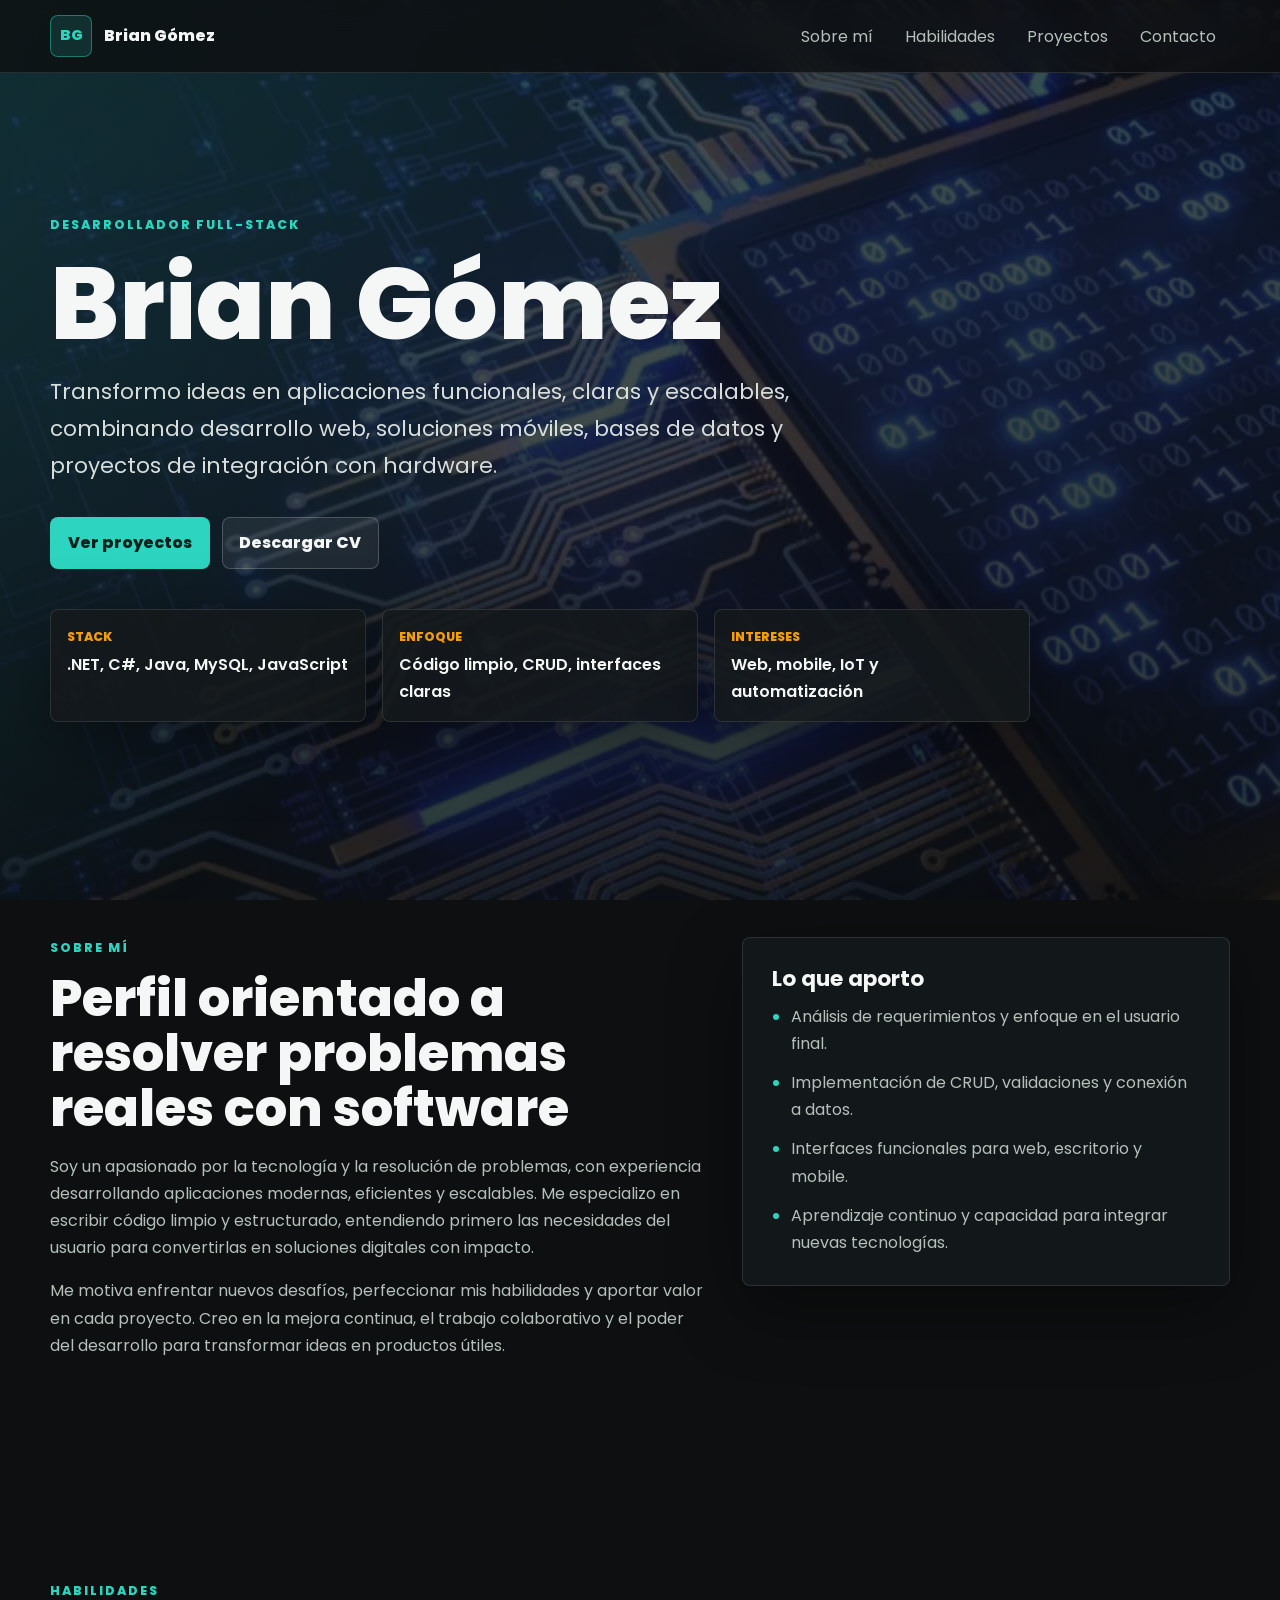
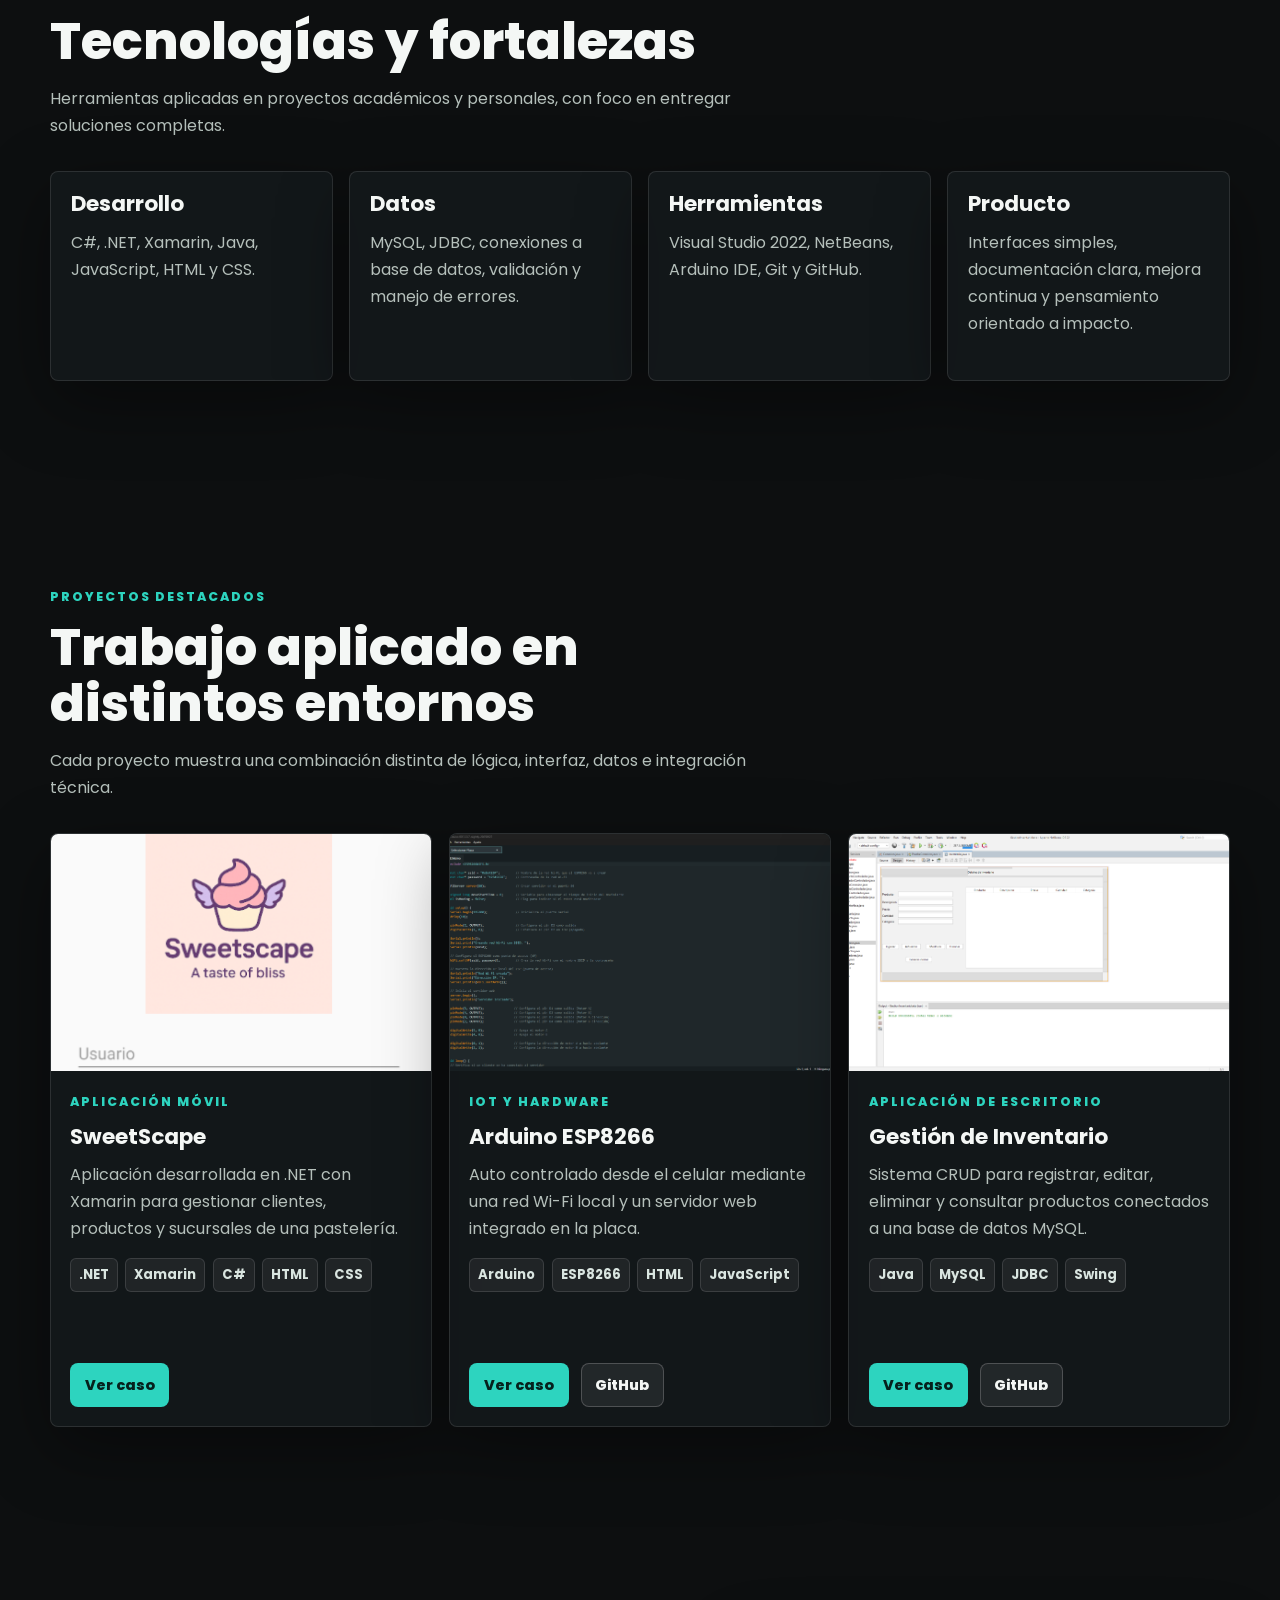
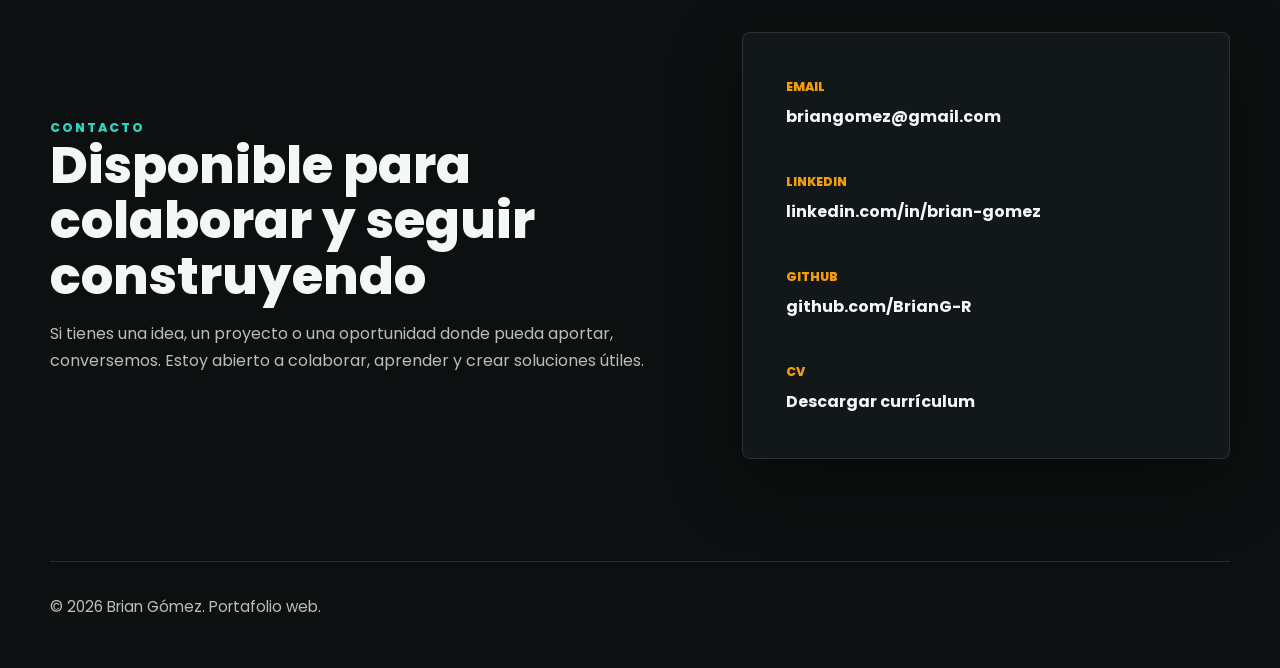
<file: index.html>
<!DOCTYPE html>
<html lang="es">
<head>
  <meta charset="UTF-8" />
  <meta name="viewport" content="width=device-width, initial-scale=1.0" />
  <meta name="description" content="Portafolio de Brian Gomez, desarrollador full-stack con proyectos en .NET, Xamarin, Java, MySQL, Arduino e IoT." />
  <title>Brian G&oacute;mez | Desarrollador Full-Stack</title>
  <link rel="preconnect" href="https://fonts.googleapis.com" />
  <link rel="preconnect" href="https://fonts.gstatic.com" crossorigin />
  <link href="https://fonts.googleapis.com/css2?family=Poppins:wght@400;500;600;700;800&display=swap" rel="stylesheet" />
  <link rel="stylesheet" href="css/style.css" />
</head>
<body>
  <a class="skip-link" href="#contenido">Saltar al contenido</a>

  <header class="site-header">
    <nav class="nav" aria-label="Navegaci&oacute;n principal">
      <a class="brand" href="index.html" aria-label="Inicio del portafolio de Brian Gomez">
        <span class="brand-mark">BG</span>
        <span>Brian G&oacute;mez</span>
      </a>

      <button class="nav-toggle" type="button" aria-expanded="false" aria-controls="navMenu">
        <span class="sr-only">Abrir men&uacute;</span>
        <span></span>
        <span></span>
        <span></span>
      </button>

      <ul class="nav-menu" id="navMenu">
        <li><a href="#sobre-mi">Sobre m&iacute;</a></li>
        <li><a href="#habilidades">Habilidades</a></li>
        <li><a href="#proyectos">Proyectos</a></li>
        <li><a href="#contacto">Contacto</a></li>
      </ul>
    </nav>
  </header>

  <main id="contenido">
    <section class="hero" aria-labelledby="hero-title">
      <div class="hero-content reveal">
        <p class="eyebrow">Desarrollador Full-Stack</p>
        <h1 id="hero-title">Brian G&oacute;mez</h1>
        <p class="hero-lead">
          Transformo ideas en aplicaciones funcionales, claras y escalables, combinando desarrollo web,
          soluciones m&oacute;viles, bases de datos y proyectos de integraci&oacute;n con hardware.
        </p>

        <div class="hero-actions" aria-label="Acciones principales">
          <a class="btn" href="#proyectos">Ver proyectos</a>
          <a class="btn btn-outline" href="assets/BrianGomez_CV.pdf" download="Curriculum_BrianGomez.pdf">Descargar CV</a>
        </div>

        <dl class="hero-meta" aria-label="Resumen profesional">
          <div>
            <dt>Stack</dt>
            <dd>.NET, C#, Java, MySQL, JavaScript</dd>
          </div>
          <div>
            <dt>Enfoque</dt>
            <dd>C&oacute;digo limpio, CRUD, interfaces claras</dd>
          </div>
          <div>
            <dt>Intereses</dt>
            <dd>Web, mobile, IoT y automatizaci&oacute;n</dd>
          </div>
        </dl>
      </div>
    </section>

    <section class="section intro-grid" id="sobre-mi" aria-labelledby="about-title">
      <div class="section-copy reveal">
        <p class="eyebrow">Sobre m&iacute;</p>
        <h2 id="about-title">Perfil orientado a resolver problemas reales con software</h2>
        <p>
          Soy un apasionado por la tecnolog&iacute;a y la resoluci&oacute;n de problemas, con experiencia
          desarrollando aplicaciones modernas, eficientes y escalables. Me especializo en escribir
          c&oacute;digo limpio y estructurado, entendiendo primero las necesidades del usuario para
          convertirlas en soluciones digitales con impacto.
        </p>
        <p>
          Me motiva enfrentar nuevos desaf&iacute;os, perfeccionar mis habilidades y aportar valor en
          cada proyecto. Creo en la mejora continua, el trabajo colaborativo y el poder del desarrollo
          para transformar ideas en productos &uacute;tiles.
        </p>
      </div>

      <aside class="profile-panel reveal" aria-label="Resumen de enfoque profesional">
        <h3>Lo que aporto</h3>
        <ul class="check-list">
          <li>An&aacute;lisis de requerimientos y enfoque en el usuario final.</li>
          <li>Implementaci&oacute;n de CRUD, validaciones y conexi&oacute;n a datos.</li>
          <li>Interfaces funcionales para web, escritorio y mobile.</li>
          <li>Aprendizaje continuo y capacidad para integrar nuevas tecnolog&iacute;as.</li>
        </ul>
      </aside>
    </section>

    <section class="section" id="habilidades" aria-labelledby="skills-title">
      <div class="section-heading reveal">
        <p class="eyebrow">Habilidades</p>
        <h2 id="skills-title">Tecnolog&iacute;as y fortalezas</h2>
        <p>Herramientas aplicadas en proyectos acad&eacute;micos y personales, con foco en entregar soluciones completas.</p>
      </div>

      <div class="skills-grid">
        <article class="skill-card reveal">
          <h3>Desarrollo</h3>
          <p>C#, .NET, Xamarin, Java, JavaScript, HTML y CSS.</p>
        </article>
        <article class="skill-card reveal">
          <h3>Datos</h3>
          <p>MySQL, JDBC, conexiones a base de datos, validaci&oacute;n y manejo de errores.</p>
        </article>
        <article class="skill-card reveal">
          <h3>Herramientas</h3>
          <p>Visual Studio 2022, NetBeans, Arduino IDE, Git y GitHub.</p>
        </article>
        <article class="skill-card reveal">
          <h3>Producto</h3>
          <p>Interfaces simples, documentaci&oacute;n clara, mejora continua y pensamiento orientado a impacto.</p>
        </article>
      </div>
    </section>

    <section class="section" id="proyectos" aria-labelledby="projects-title">
      <div class="section-heading reveal">
        <p class="eyebrow">Proyectos destacados</p>
        <h2 id="projects-title">Trabajo aplicado en distintos entornos</h2>
        <p>Cada proyecto muestra una combinaci&oacute;n distinta de l&oacute;gica, interfaz, datos e integraci&oacute;n t&eacute;cnica.</p>
      </div>

      <div class="projects-grid">
        <article class="project-card reveal">
          <a class="project-media" href="Proyecto1.html" aria-label="Ver detalles de SweetScape">
            <img src="assets/SweetScape.png" alt="Pantalla principal del proyecto SweetScape" loading="lazy" />
          </a>
          <div class="project-content">
            <p class="project-type">Aplicaci&oacute;n m&oacute;vil</p>
            <h3>SweetScape</h3>
            <p>Aplicaci&oacute;n desarrollada en .NET con Xamarin para gestionar clientes, productos y sucursales de una pasteler&iacute;a.</p>
            <ul class="tech-list" aria-label="Tecnolog&iacute;as usadas en SweetScape">
              <li>.NET</li>
              <li>Xamarin</li>
              <li>C#</li>
              <li>HTML</li>
              <li>CSS</li>
            </ul>
            <div class="card-actions">
              <a class="btn btn-small" href="Proyecto1.html">Ver caso</a>
            </div>
          </div>
        </article>

        <article class="project-card reveal">
          <a class="project-media" href="proyecto2.html" aria-label="Ver detalles del proyecto Arduino ESP8266">
            <img src="assets/Arduino.png" alt="Auto rob&oacute;tico del proyecto Arduino ESP8266" loading="lazy" />
          </a>
          <div class="project-content">
            <p class="project-type">IoT y hardware</p>
            <h3>Arduino ESP8266</h3>
            <p>Auto controlado desde el celular mediante una red Wi-Fi local y un servidor web integrado en la placa.</p>
            <ul class="tech-list" aria-label="Tecnolog&iacute;as usadas en Arduino ESP8266">
              <li>Arduino</li>
              <li>ESP8266</li>
              <li>HTML</li>
              <li>JavaScript</li>
            </ul>
            <div class="card-actions">
              <a class="btn btn-small" href="proyecto2.html">Ver caso</a>
              <a class="btn btn-small btn-outline" href="https://github.com/BrianG-R/Arduino-ESP8266.git" target="_blank" rel="noopener noreferrer">GitHub</a>
            </div>
          </div>
        </article>

        <article class="project-card reveal">
          <a class="project-media" href="proyecto3.html" aria-label="Ver detalles de Gesti&oacute;n de Inventario">
            <img src="assets/GestionInventario.png" alt="Interfaz del sistema de gesti&oacute;n de inventario" loading="lazy" />
          </a>
          <div class="project-content">
            <p class="project-type">Aplicaci&oacute;n de escritorio</p>
            <h3>Gesti&oacute;n de Inventario</h3>
            <p>Sistema CRUD para registrar, editar, eliminar y consultar productos conectados a una base de datos MySQL.</p>
            <ul class="tech-list" aria-label="Tecnolog&iacute;as usadas en Gesti&oacute;n de Inventario">
              <li>Java</li>
              <li>MySQL</li>
              <li>JDBC</li>
              <li>Swing</li>
            </ul>
            <div class="card-actions">
              <a class="btn btn-small" href="proyecto3.html">Ver caso</a>
              <a class="btn btn-small btn-outline" href="https://github.com/BrianG-R/GestionInventarioBeta.git" target="_blank" rel="noopener noreferrer">GitHub</a>
            </div>
          </div>
        </article>
      </div>
    </section>

    <section class="section cta-section" id="contacto" aria-labelledby="contact-title">
      <div class="cta-copy reveal">
        <p class="eyebrow">Contacto</p>
        <h2 id="contact-title">Disponible para colaborar y seguir construyendo</h2>
        <p>
          Si tienes una idea, un proyecto o una oportunidad donde pueda aportar, conversemos.
          Estoy abierto a colaborar, aprender y crear soluciones &uacute;tiles.
        </p>
      </div>

      <div class="contact-panel reveal">
        <a href="mailto:briangomez@gmail.com">
          <span>Email</span>
          <strong>briangomez@gmail.com</strong>
        </a>
        <a href="https://www.linkedin.com/in/brian-g%C3%B3mez-39b428361" target="_blank" rel="noopener noreferrer">
          <span>LinkedIn</span>
          <strong>linkedin.com/in/brian-gomez</strong>
        </a>
        <a href="https://github.com/BrianG-R" target="_blank" rel="noopener noreferrer">
          <span>GitHub</span>
          <strong>github.com/BrianG-R</strong>
        </a>
        <a href="assets/BrianGomez_CV.pdf" download="Curriculum_BrianGomez.pdf">
          <span>CV</span>
          <strong>Descargar curr&iacute;culum</strong>
        </a>
      </div>
    </section>
  </main>

  <footer class="site-footer">
    <p>&copy; 2026 Brian G&oacute;mez. Portafolio web.</p>
  </footer>

  <script src="css/main.js"></script>
</body>
</html>
</file>
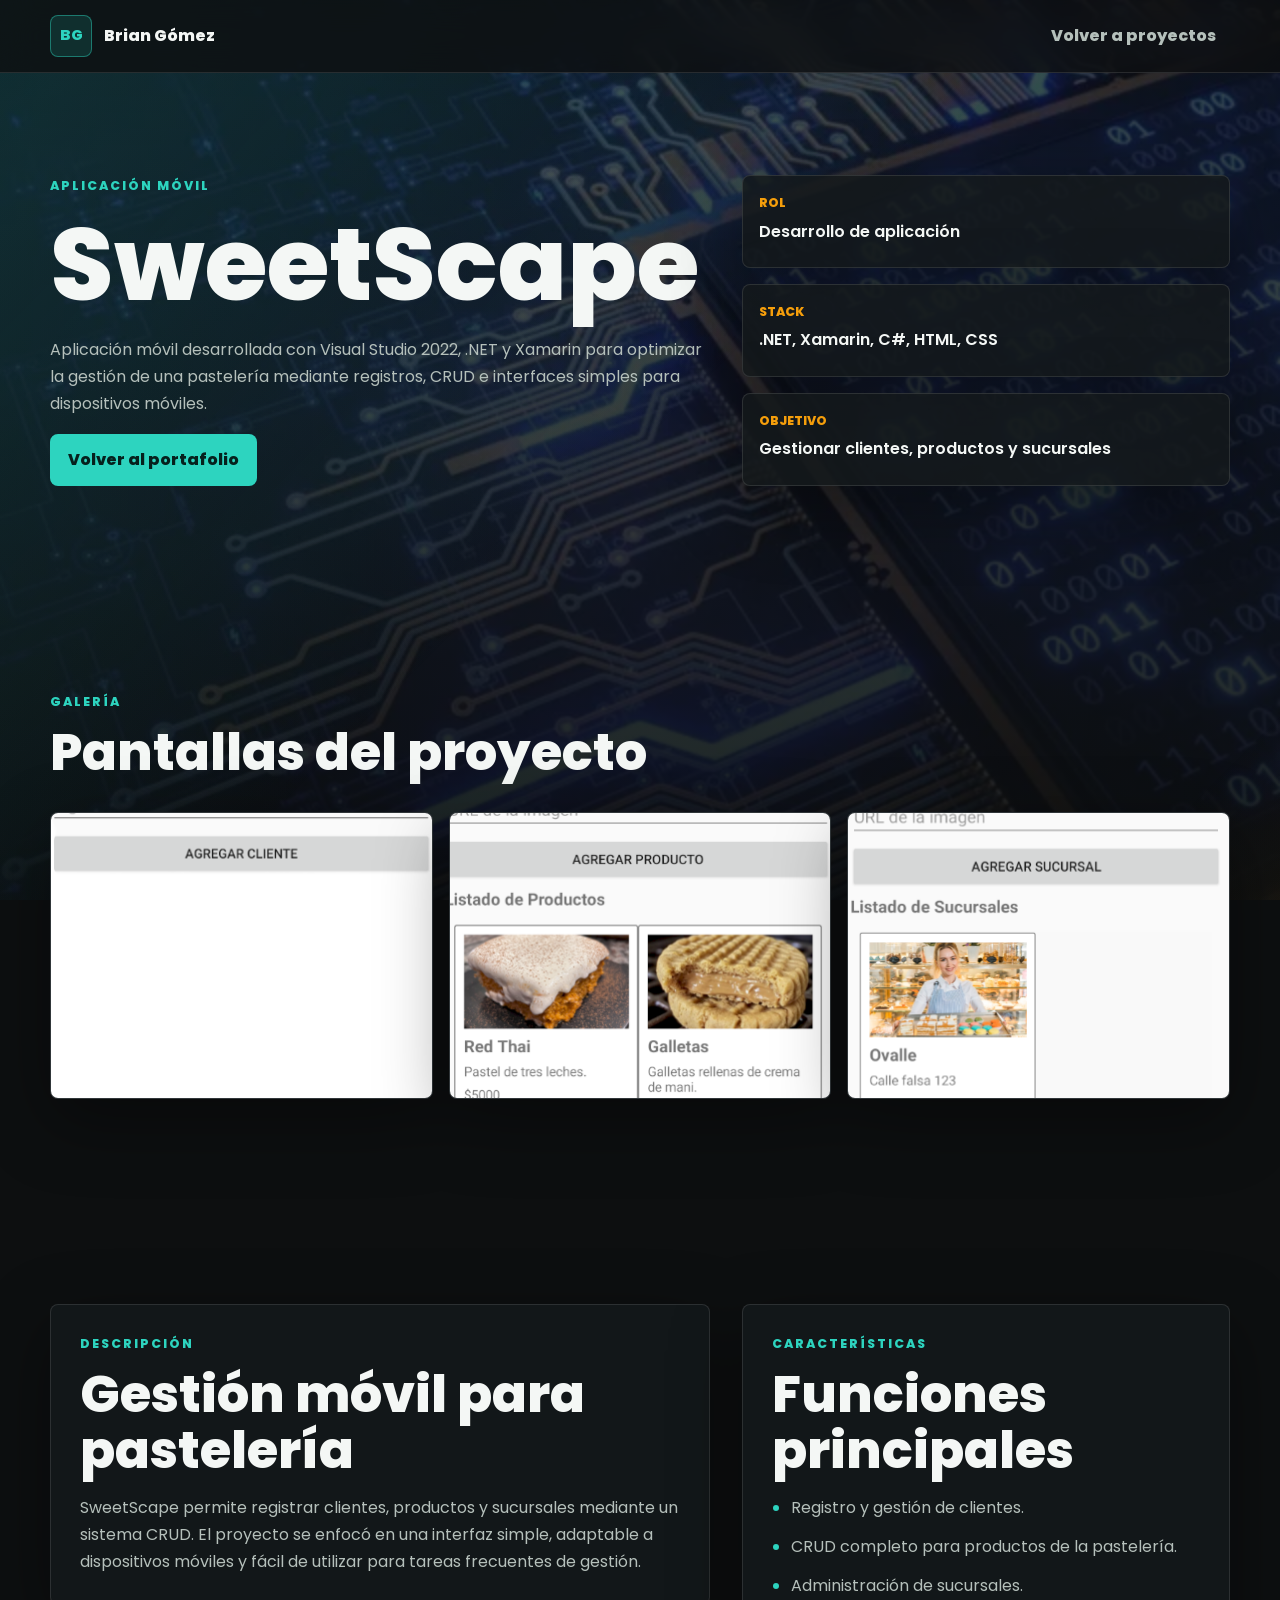
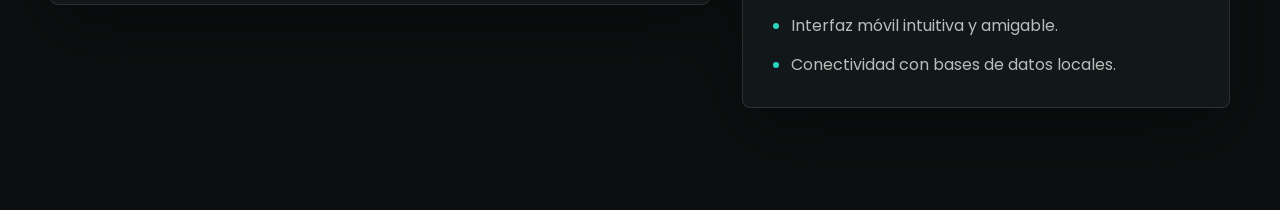
<file: Proyecto1.html>
<!DOCTYPE html>
<html lang="es">
<head>
  <meta charset="UTF-8" />
  <meta name="viewport" content="width=device-width, initial-scale=1" />
  <meta name="description" content="Detalle del proyecto SweetScape, aplicacion movil desarrollada con .NET, Xamarin y C#." />
  <title>SweetScape | Portafolio Brian G&oacute;mez</title>
  <link rel="preconnect" href="https://fonts.googleapis.com" />
  <link rel="preconnect" href="https://fonts.gstatic.com" crossorigin />
  <link href="https://fonts.googleapis.com/css2?family=Poppins:wght@400;500;600;700;800&display=swap" rel="stylesheet" />
  <link href="css/style.css" rel="stylesheet" />
</head>
<body>
  <a class="skip-link" href="#contenido">Saltar al contenido</a>

  <header class="site-header">
    <nav class="nav" aria-label="Navegaci&oacute;n principal">
      <a class="brand" href="index.html" aria-label="Volver al inicio">
        <span class="brand-mark">BG</span>
        <span>Brian G&oacute;mez</span>
      </a>
      <a class="nav-back" href="index.html#proyectos">Volver a proyectos</a>
    </nav>
  </header>

  <main id="contenido">
    <section class="project-hero">
      <div class="project-hero-copy reveal">
        <p class="eyebrow">Aplicaci&oacute;n m&oacute;vil</p>
        <h1>SweetScape</h1>
        <p>
          Aplicaci&oacute;n m&oacute;vil desarrollada con Visual Studio 2022, .NET y Xamarin para optimizar la gesti&oacute;n
          de una pasteler&iacute;a mediante registros, CRUD e interfaces simples para dispositivos m&oacute;viles.
        </p>
        <div class="hero-actions">
          <a class="btn" href="index.html#proyectos">Volver al portafolio</a>
        </div>
      </div>
      <dl class="project-facts reveal">
        <div>
          <dt>Rol</dt>
          <dd>Desarrollo de aplicaci&oacute;n</dd>
        </div>
        <div>
          <dt>Stack</dt>
          <dd>.NET, Xamarin, C#, HTML, CSS</dd>
        </div>
        <div>
          <dt>Objetivo</dt>
          <dd>Gestionar clientes, productos y sucursales</dd>
        </div>
      </dl>
    </section>

    <section class="section" aria-labelledby="gallery-title">
      <div class="section-heading reveal">
        <p class="eyebrow">Galer&iacute;a</p>
        <h2 id="gallery-title">Pantallas del proyecto</h2>
      </div>

      <div class="media-grid">
        <button class="media-button reveal" type="button" data-modal-image="assets/SweetScape1.png" data-modal-alt="Pantalla de SweetScape con listado de productos">
          <img src="assets/SweetScape1.png" alt="Pantalla de SweetScape con listado de productos" loading="lazy" />
        </button>
        <button class="media-button reveal" type="button" data-modal-image="assets/SweetScape2.png" data-modal-alt="Formulario de SweetScape para gestionar informaci&oacute;n">
          <img src="assets/SweetScape2.png" alt="Formulario de SweetScape para gestionar informaci&oacute;n" loading="lazy" />
        </button>
        <button class="media-button reveal" type="button" data-modal-image="assets/SweetScape3.png" data-modal-alt="Vista adicional de la aplicaci&oacute;n SweetScape">
          <img src="assets/SweetScape3.png" alt="Vista adicional de la aplicaci&oacute;n SweetScape" loading="lazy" />
        </button>
      </div>
    </section>

    <section class="section detail-grid">
      <article class="detail-card reveal">
        <p class="eyebrow">Descripci&oacute;n</p>
        <h2>Gesti&oacute;n m&oacute;vil para pasteler&iacute;a</h2>
        <p>
          SweetScape permite registrar clientes, productos y sucursales mediante un sistema CRUD.
          El proyecto se enfoc&oacute; en una interfaz simple, adaptable a dispositivos m&oacute;viles y f&aacute;cil de
          utilizar para tareas frecuentes de gesti&oacute;n.
        </p>
      </article>

      <article class="detail-card reveal">
        <p class="eyebrow">Caracter&iacute;sticas</p>
        <h2>Funciones principales</h2>
        <ul class="feature-list">
          <li>Registro y gesti&oacute;n de clientes.</li>
          <li>CRUD completo para productos de la pasteler&iacute;a.</li>
          <li>Administraci&oacute;n de sucursales.</li>
          <li>Interfaz m&oacute;vil intuitiva y amigable.</li>
          <li>Conectividad con bases de datos locales.</li>
        </ul>
      </article>
    </section>
  </main>

  <div id="imgModal" class="modal" role="dialog" aria-modal="true" aria-label="Imagen ampliada">
    <button class="modal-close" type="button" aria-label="Cerrar imagen">&times;</button>
    <img id="imgInModal" class="modal-content" alt="" />
  </div>

  <script src="css/main.js"></script>
</body>
</html>
</file>
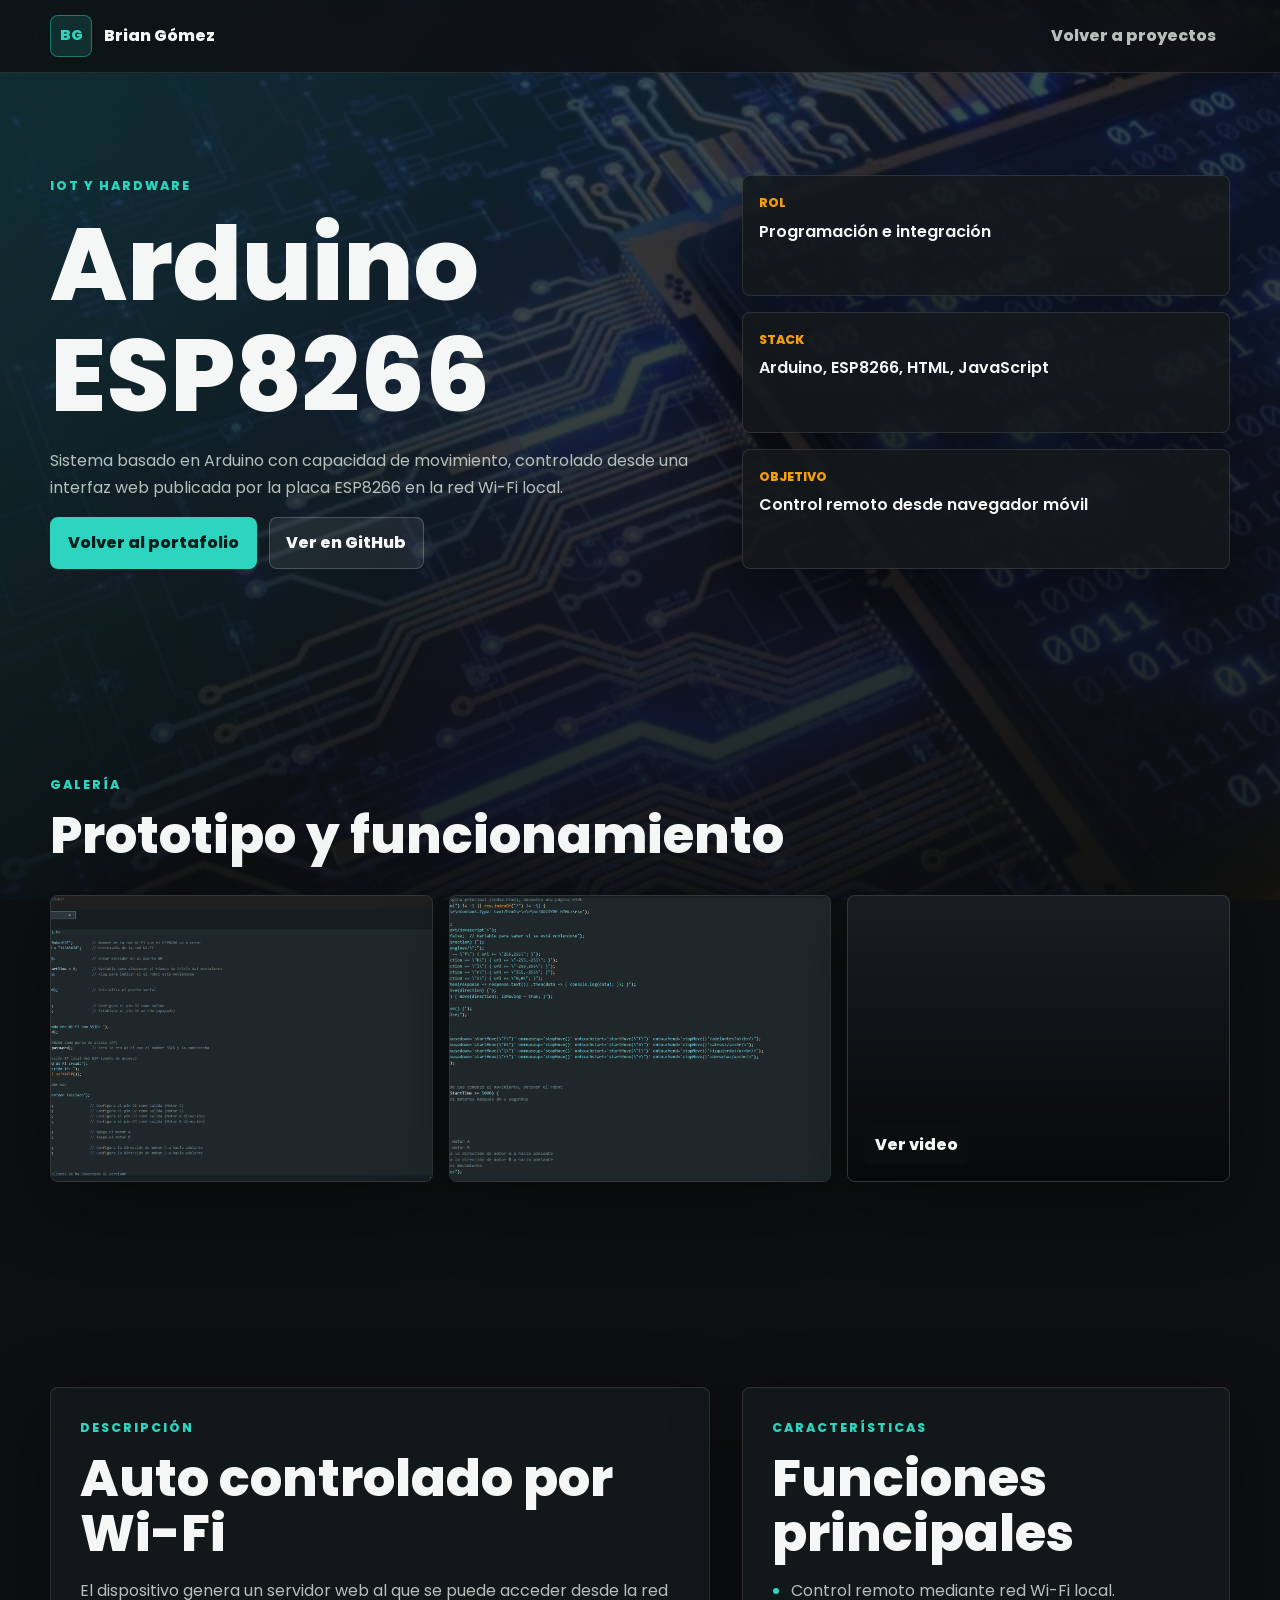
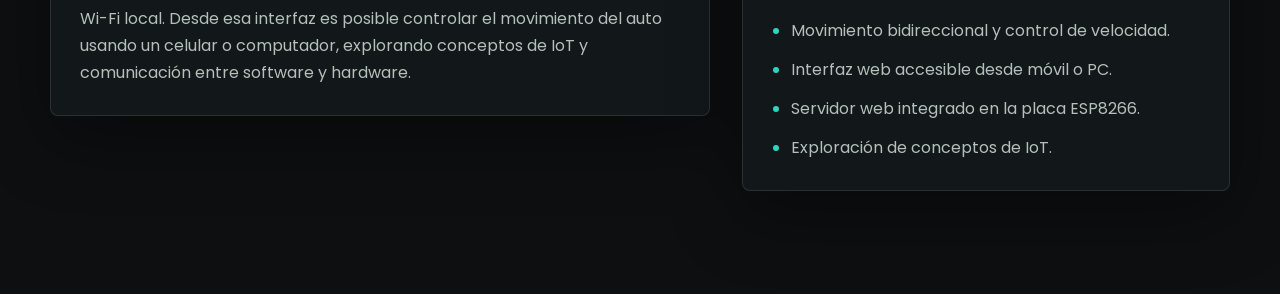
<file: proyecto2.html>
<!DOCTYPE html>
<html lang="es">
<head>
  <meta charset="UTF-8" />
  <meta name="viewport" content="width=device-width, initial-scale=1" />
  <meta name="description" content="Detalle del proyecto Arduino ESP8266, auto controlado por Wi-Fi desde una interfaz web." />
  <title>Arduino ESP8266 | Portafolio Brian G&oacute;mez</title>
  <link rel="preconnect" href="https://fonts.googleapis.com" />
  <link rel="preconnect" href="https://fonts.gstatic.com" crossorigin />
  <link href="https://fonts.googleapis.com/css2?family=Poppins:wght@400;500;600;700;800&display=swap" rel="stylesheet" />
  <link href="css/style.css" rel="stylesheet" />
</head>
<body>
  <a class="skip-link" href="#contenido">Saltar al contenido</a>

  <header class="site-header">
    <nav class="nav" aria-label="Navegaci&oacute;n principal">
      <a class="brand" href="index.html" aria-label="Volver al inicio">
        <span class="brand-mark">BG</span>
        <span>Brian G&oacute;mez</span>
      </a>
      <a class="nav-back" href="index.html#proyectos">Volver a proyectos</a>
    </nav>
  </header>

  <main id="contenido">
    <section class="project-hero">
      <div class="project-hero-copy reveal">
        <p class="eyebrow">IoT y hardware</p>
        <h1>Arduino ESP8266</h1>
        <p>
          Sistema basado en Arduino con capacidad de movimiento, controlado desde una interfaz web
          publicada por la placa ESP8266 en la red Wi-Fi local.
        </p>
        <div class="hero-actions">
          <a class="btn" href="index.html#proyectos">Volver al portafolio</a>
          <a class="btn btn-outline" href="https://github.com/BrianG-R/Arduino-ESP8266.git" target="_blank" rel="noopener noreferrer">Ver en GitHub</a>
        </div>
      </div>
      <dl class="project-facts reveal">
        <div>
          <dt>Rol</dt>
          <dd>Programaci&oacute;n e integraci&oacute;n</dd>
        </div>
        <div>
          <dt>Stack</dt>
          <dd>Arduino, ESP8266, HTML, JavaScript</dd>
        </div>
        <div>
          <dt>Objetivo</dt>
          <dd>Control remoto desde navegador m&oacute;vil</dd>
        </div>
      </dl>
    </section>

    <section class="section" aria-labelledby="gallery-title">
      <div class="section-heading reveal">
        <p class="eyebrow">Galer&iacute;a</p>
        <h2 id="gallery-title">Prototipo y funcionamiento</h2>
      </div>

      <div class="media-grid">
        <button class="media-button reveal" type="button" data-modal-image="assets/Arduino.png" data-modal-alt="Vista del auto rob&oacute;tico Arduino ESP8266">
          <img src="assets/Arduino.png" alt="Vista del auto rob&oacute;tico Arduino ESP8266" loading="lazy" />
        </button>
        <button class="media-button reveal" type="button" data-modal-image="assets/Arduino1.png" data-modal-alt="Detalle del prototipo con placa ESP8266">
          <img src="assets/Arduino1.png" alt="Detalle del prototipo con placa ESP8266" loading="lazy" />
        </button>
        <button class="media-button video-thumb reveal" type="button" data-modal-video="assets/Arduino2.mp4" aria-label="Ver video del proyecto Arduino ESP8266">
          <video muted preload="metadata" playsinline>
            <source src="assets/Arduino2.mp4" type="video/mp4" />
          </video>
          <span>Ver video</span>
        </button>
      </div>
    </section>

    <section class="section detail-grid">
      <article class="detail-card reveal">
        <p class="eyebrow">Descripci&oacute;n</p>
        <h2>Auto controlado por Wi-Fi</h2>
        <p>
          El dispositivo genera un servidor web al que se puede acceder desde la red Wi-Fi local.
          Desde esa interfaz es posible controlar el movimiento del auto usando un celular o computador,
          explorando conceptos de IoT y comunicaci&oacute;n entre software y hardware.
        </p>
      </article>

      <article class="detail-card reveal">
        <p class="eyebrow">Caracter&iacute;sticas</p>
        <h2>Funciones principales</h2>
        <ul class="feature-list">
          <li>Control remoto mediante red Wi-Fi local.</li>
          <li>Movimiento bidireccional y control de velocidad.</li>
          <li>Interfaz web accesible desde m&oacute;vil o PC.</li>
          <li>Servidor web integrado en la placa ESP8266.</li>
          <li>Exploraci&oacute;n de conceptos de IoT.</li>
        </ul>
      </article>
    </section>
  </main>

  <div id="imgModal" class="modal" role="dialog" aria-modal="true" aria-label="Imagen ampliada">
    <button class="modal-close" type="button" aria-label="Cerrar imagen">&times;</button>
    <img id="imgInModal" class="modal-content" alt="" />
  </div>

  <div id="videoModal" class="modal" role="dialog" aria-modal="true" aria-label="Video ampliado">
    <button class="modal-close" type="button" aria-label="Cerrar video">&times;</button>
    <video class="modal-video" controls>
      <source src="" type="video/mp4" />
      Tu navegador no soporta videos.
    </video>
  </div>

  <script src="css/main.js"></script>
</body>
</html>
</file>
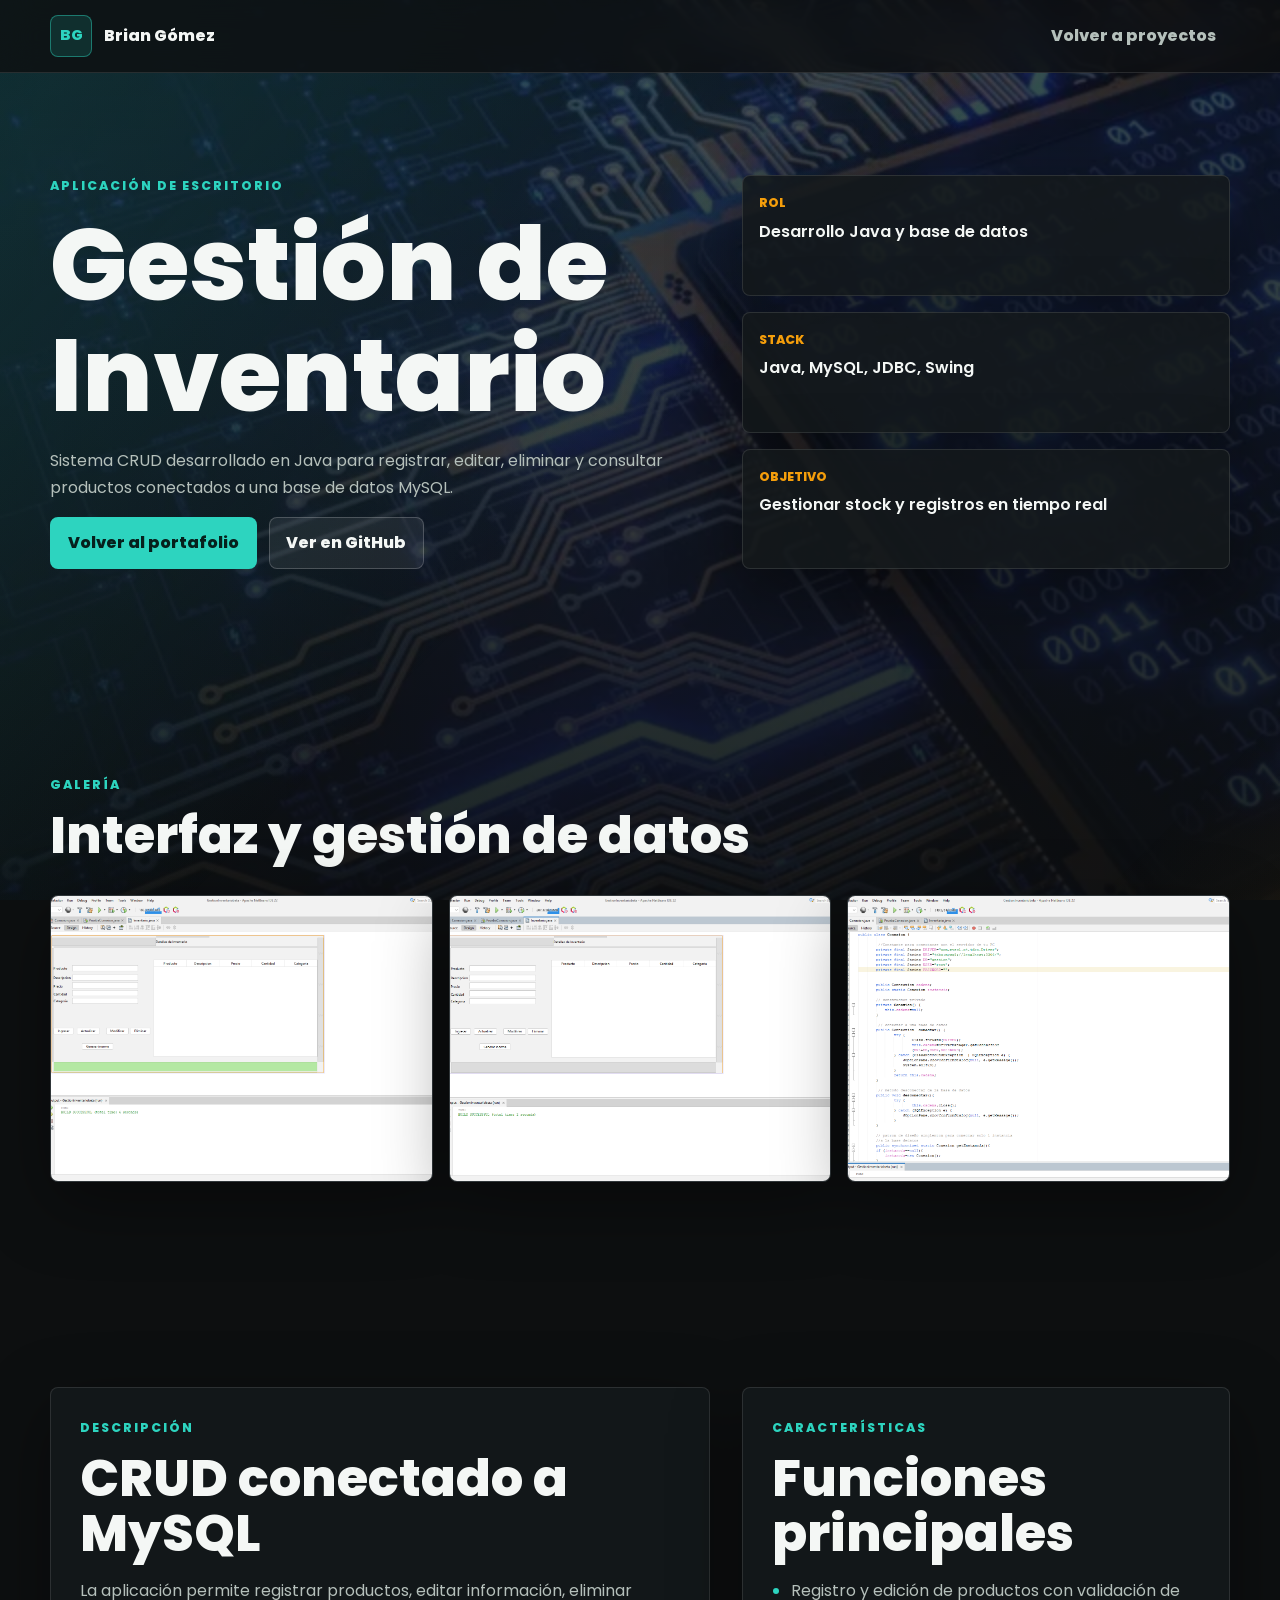
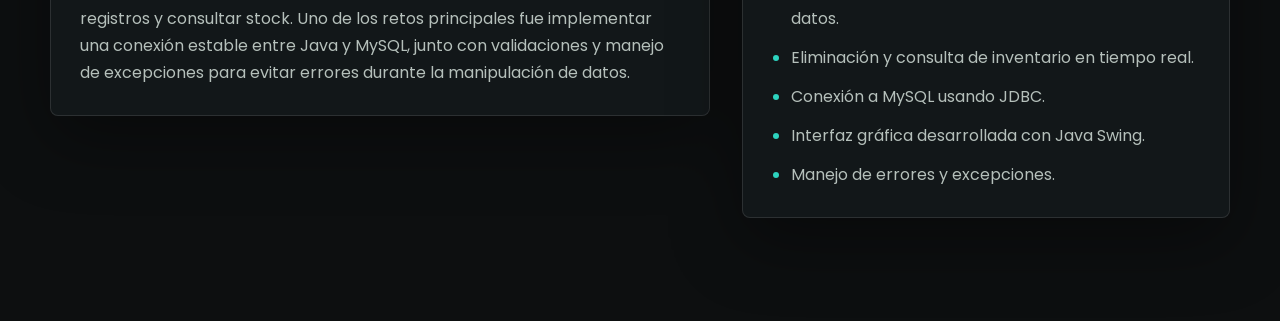
<file: proyecto3.html>
<!DOCTYPE html>
<html lang="es">
<head>
  <meta charset="UTF-8" />
  <meta name="viewport" content="width=device-width, initial-scale=1" />
  <meta name="description" content="Detalle del proyecto Gestion de Inventario, sistema CRUD en Java con MySQL, JDBC y Swing." />
  <title>Gesti&oacute;n de Inventario | Portafolio Brian G&oacute;mez</title>
  <link rel="preconnect" href="https://fonts.googleapis.com" />
  <link rel="preconnect" href="https://fonts.gstatic.com" crossorigin />
  <link href="https://fonts.googleapis.com/css2?family=Poppins:wght@400;500;600;700;800&display=swap" rel="stylesheet" />
  <link href="css/style.css" rel="stylesheet" />
</head>
<body>
  <a class="skip-link" href="#contenido">Saltar al contenido</a>

  <header class="site-header">
    <nav class="nav" aria-label="Navegaci&oacute;n principal">
      <a class="brand" href="index.html" aria-label="Volver al inicio">
        <span class="brand-mark">BG</span>
        <span>Brian G&oacute;mez</span>
      </a>
      <a class="nav-back" href="index.html#proyectos">Volver a proyectos</a>
    </nav>
  </header>

  <main id="contenido">
    <section class="project-hero">
      <div class="project-hero-copy reveal">
        <p class="eyebrow">Aplicaci&oacute;n de escritorio</p>
        <h1>Gesti&oacute;n de Inventario</h1>
        <p>
          Sistema CRUD desarrollado en Java para registrar, editar, eliminar y consultar productos
          conectados a una base de datos MySQL.
        </p>
        <div class="hero-actions">
          <a class="btn" href="index.html#proyectos">Volver al portafolio</a>
          <a class="btn btn-outline" href="https://github.com/BrianG-R/GestionInventarioBeta.git" target="_blank" rel="noopener noreferrer">Ver en GitHub</a>
        </div>
      </div>
      <dl class="project-facts reveal">
        <div>
          <dt>Rol</dt>
          <dd>Desarrollo Java y base de datos</dd>
        </div>
        <div>
          <dt>Stack</dt>
          <dd>Java, MySQL, JDBC, Swing</dd>
        </div>
        <div>
          <dt>Objetivo</dt>
          <dd>Gestionar stock y registros en tiempo real</dd>
        </div>
      </dl>
    </section>

    <section class="section" aria-labelledby="gallery-title">
      <div class="section-heading reveal">
        <p class="eyebrow">Galer&iacute;a</p>
        <h2 id="gallery-title">Interfaz y gesti&oacute;n de datos</h2>
      </div>

      <div class="media-grid">
        <button class="media-button reveal" type="button" data-modal-image="assets/GestionInventario1.png" data-modal-alt="Pantalla del sistema de gesti&oacute;n de inventario">
          <img src="assets/GestionInventario1.png" alt="Pantalla del sistema de gesti&oacute;n de inventario" loading="lazy" />
        </button>
        <button class="media-button reveal" type="button" data-modal-image="assets/GestionInventario.png" data-modal-alt="Interfaz principal del sistema de inventario">
          <img src="assets/GestionInventario.png" alt="Interfaz principal del sistema de inventario" loading="lazy" />
        </button>
        <button class="media-button reveal" type="button" data-modal-image="assets/GestionInventario2.png" data-modal-alt="Formulario del sistema de inventario">
          <img src="assets/GestionInventario2.png" alt="Formulario del sistema de inventario" loading="lazy" />
        </button>
      </div>
    </section>

    <section class="section detail-grid">
      <article class="detail-card reveal">
        <p class="eyebrow">Descripci&oacute;n</p>
        <h2>CRUD conectado a MySQL</h2>
        <p>
          La aplicaci&oacute;n permite registrar productos, editar informaci&oacute;n, eliminar registros y consultar
          stock. Uno de los retos principales fue implementar una conexi&oacute;n estable entre Java y MySQL,
          junto con validaciones y manejo de excepciones para evitar errores durante la manipulaci&oacute;n de datos.
        </p>
      </article>

      <article class="detail-card reveal">
        <p class="eyebrow">Caracter&iacute;sticas</p>
        <h2>Funciones principales</h2>
        <ul class="feature-list">
          <li>Registro y edici&oacute;n de productos con validaci&oacute;n de datos.</li>
          <li>Eliminaci&oacute;n y consulta de inventario en tiempo real.</li>
          <li>Conexi&oacute;n a MySQL usando JDBC.</li>
          <li>Interfaz gr&aacute;fica desarrollada con Java Swing.</li>
          <li>Manejo de errores y excepciones.</li>
        </ul>
      </article>
    </section>
  </main>

  <div id="imgModal" class="modal" role="dialog" aria-modal="true" aria-label="Imagen ampliada">
    <button class="modal-close" type="button" aria-label="Cerrar imagen">&times;</button>
    <img id="imgInModal" class="modal-content" alt="" />
  </div>

  <script src="css/main.js"></script>
</body>
</html>
</file>
<file: css/style.css>
:root {
  --bg: #0d0f10;
  --bg-soft: #121719;
  --surface: rgba(20, 25, 27, 0.86);
  --surface-strong: #171d20;
  --text: #f4f7f5;
  --muted: #b5c0bb;
  --line: rgba(255, 255, 255, 0.11);
  --accent: #2dd4bf;
  --accent-strong: #14b8a6;
  --accent-warm: #f59e0b;
  --shadow: 0 22px 70px rgba(0, 0, 0, 0.38);
  --max-width: 1180px;
  --ease-out: cubic-bezier(0.22, 1, 0.36, 1);
  --ease-spring: cubic-bezier(0.16, 1, 0.3, 1);
}

* {
  box-sizing: border-box;
}

html {
  scroll-behavior: smooth;
}

body {
  min-height: 100vh;
  margin: 0;
  font-family: "Poppins", Arial, sans-serif;
  color: var(--text);
  background:
    linear-gradient(180deg, rgba(13, 15, 16, 0.72), var(--bg) 68%),
    url("../assets/fondo1.png") center top / cover fixed,
    var(--bg);
  line-height: 1.7;
  animation: pageFade 0.7s var(--ease-out);
}

body::before {
  content: "";
  position: fixed;
  inset: 0;
  z-index: -1;
  pointer-events: none;
  background:
    linear-gradient(135deg, rgba(45, 212, 191, 0.16), transparent 36%),
    linear-gradient(315deg, rgba(245, 158, 11, 0.13), transparent 30%);
  background-size: 140% 140%, 130% 130%;
  animation: ambientShift 18s ease-in-out infinite alternate;
}

body.is-nav-open {
  overflow: hidden;
}

.scroll-progress {
  position: fixed;
  top: 0;
  left: 0;
  z-index: 1000;
  width: 100%;
  height: 3px;
  background: linear-gradient(90deg, var(--accent), var(--accent-warm));
  transform: scaleX(0);
  transform-origin: left;
  transition: transform 0.08s linear;
}

img,
video {
  display: block;
  max-width: 100%;
}

a {
  color: inherit;
}

button,
input,
textarea,
select {
  font: inherit;
}

h1,
h2,
h3,
p {
  margin-top: 0;
}

h1,
h2,
h3 {
  line-height: 1.08;
  letter-spacing: 0;
}

h1 {
  max-width: 760px;
  margin-bottom: 1rem;
  font-size: clamp(3rem, 8vw, 6.6rem);
  font-weight: 800;
}

h2 {
  margin-bottom: 1rem;
  font-size: clamp(2rem, 4vw, 3.4rem);
  font-weight: 800;
}

h3 {
  margin-bottom: 0.8rem;
  font-size: 1.35rem;
  font-weight: 700;
}

p {
  color: var(--muted);
}

ul,
dl {
  margin: 0;
}

.skip-link {
  position: fixed;
  left: 1rem;
  top: 1rem;
  z-index: 10000;
  transform: translateY(-140%);
  border-radius: 6px;
  background: var(--text);
  color: var(--bg);
  padding: 0.7rem 1rem;
  font-weight: 700;
  text-decoration: none;
  transition: transform 0.2s ease;
}

.skip-link:focus {
  transform: translateY(0);
}

.sr-only {
  position: absolute;
  width: 1px;
  height: 1px;
  padding: 0;
  margin: -1px;
  overflow: hidden;
  clip: rect(0, 0, 0, 0);
  white-space: nowrap;
  border: 0;
}

.site-header {
  position: sticky;
  top: 0;
  z-index: 100;
  background: rgba(13, 15, 16, 0.78);
  border-bottom: 1px solid var(--line);
  backdrop-filter: blur(18px);
  animation: headerDrop 0.7s var(--ease-out) 0.12s both;
}

.nav {
  width: min(100% - 2rem, var(--max-width));
  min-height: 72px;
  margin: 0 auto;
  display: flex;
  align-items: center;
  justify-content: space-between;
  gap: 1rem;
}

.brand,
.nav-back {
  display: inline-flex;
  align-items: center;
  gap: 0.75rem;
  font-weight: 800;
  text-decoration: none;
}

.brand-mark {
  display: grid;
  width: 42px;
  height: 42px;
  place-items: center;
  border: 1px solid rgba(45, 212, 191, 0.45);
  border-radius: 8px;
  background: rgba(45, 212, 191, 0.14);
  color: var(--accent);
  font-size: 0.92rem;
  box-shadow: 0 0 0 rgba(45, 212, 191, 0);
  transition: box-shadow 0.25s ease, transform 0.25s ease;
}

.brand:hover .brand-mark,
.brand:focus-visible .brand-mark {
  box-shadow: 0 0 28px rgba(45, 212, 191, 0.28);
  transform: rotate(-3deg) scale(1.04);
}

.nav-menu {
  display: flex;
  align-items: center;
  gap: 0.3rem;
  padding: 0;
  list-style: none;
}

.nav-menu a,
.nav-back {
  position: relative;
  border-radius: 6px;
  color: var(--muted);
  padding: 0.55rem 0.85rem;
  text-decoration: none;
  transition: background 0.2s ease, color 0.2s ease;
}

.nav-menu a::after,
.nav-back::after {
  content: "";
  position: absolute;
  left: 0.85rem;
  right: 0.85rem;
  bottom: 0.42rem;
  height: 2px;
  border-radius: 99px;
  background: var(--accent);
  transform: scaleX(0);
  transform-origin: left;
  transition: transform 0.25s ease;
}

.nav-menu a:hover::after,
.nav-menu a:focus-visible::after,
.nav-back:hover::after,
.nav-back:focus-visible::after {
  transform: scaleX(1);
}

.nav-menu a:hover,
.nav-menu a:focus-visible,
.nav-back:hover,
.nav-back:focus-visible {
  background: rgba(255, 255, 255, 0.08);
  color: var(--text);
}

.nav-toggle {
  display: none;
  width: 44px;
  height: 44px;
  border: 1px solid var(--line);
  border-radius: 8px;
  background: rgba(255, 255, 255, 0.06);
  color: var(--text);
  cursor: pointer;
}

.nav-toggle span:not(.sr-only) {
  display: block;
  width: 20px;
  height: 2px;
  margin: 4px auto;
  background: currentColor;
  border-radius: 99px;
  transition: transform 0.25s ease, opacity 0.25s ease;
}

.nav-toggle[aria-expanded="true"] span:not(.sr-only):nth-child(2) {
  transform: translateY(6px) rotate(45deg);
}

.nav-toggle[aria-expanded="true"] span:not(.sr-only):nth-child(3) {
  opacity: 0;
}

.nav-toggle[aria-expanded="true"] span:not(.sr-only):nth-child(4) {
  transform: translateY(-6px) rotate(-45deg);
}

.hero {
  min-height: calc(88vh - 72px);
  display: grid;
  align-items: end;
  width: min(100% - 2rem, var(--max-width));
  margin: 0 auto;
  padding: clamp(5rem, 11vw, 9rem) 0 clamp(4rem, 9vw, 7rem);
}

.hero-content {
  max-width: 980px;
}

.hero-content.is-visible > .eyebrow,
.hero-content.is-visible > h1,
.hero-content.is-visible > .hero-lead,
.hero-content.is-visible > .hero-actions,
.hero-content.is-visible > .hero-meta {
  animation: heroRise 0.78s var(--ease-spring) both;
}

.hero-content.is-visible > h1 {
  animation-delay: 0.08s;
}

.hero-content.is-visible > .hero-lead {
  animation-delay: 0.16s;
}

.hero-content.is-visible > .hero-actions {
  animation-delay: 0.24s;
}

.hero-content.is-visible > .hero-meta {
  animation-delay: 0.32s;
}

.hero-lead {
  max-width: 780px;
  margin-bottom: 2rem;
  color: #d7dedb;
  font-size: clamp(1.08rem, 2vw, 1.35rem);
}

.eyebrow,
.project-type {
  margin-bottom: 0.8rem;
  color: var(--accent);
  font-size: 0.78rem;
  font-weight: 800;
  letter-spacing: 0.16em;
  text-transform: uppercase;
}

.hero-actions,
.card-actions {
  display: flex;
  flex-wrap: wrap;
  align-items: center;
  gap: 0.75rem;
}

.btn {
  position: relative;
  overflow: hidden;
  display: inline-flex;
  min-height: 46px;
  align-items: center;
  justify-content: center;
  border: 1px solid transparent;
  border-radius: 8px;
  background: var(--accent);
  color: #06211d;
  padding: 0.72rem 1.05rem;
  font-weight: 800;
  text-decoration: none;
  transition: transform 0.2s ease, background 0.2s ease, border-color 0.2s ease, color 0.2s ease;
}

.btn::after {
  content: "";
  position: absolute;
  inset: -60% -35%;
  background: linear-gradient(110deg, transparent 35%, rgba(255, 255, 255, 0.45), transparent 65%);
  transform: translateX(-120%) rotate(12deg);
  transition: transform 0.55s ease;
}

.btn:hover,
.btn:focus-visible {
  background: #5eead4;
  transform: translateY(-2px);
}

.btn:hover::after,
.btn:focus-visible::after {
  transform: translateX(120%) rotate(12deg);
}

.btn-outline {
  border-color: rgba(255, 255, 255, 0.2);
  background: rgba(255, 255, 255, 0.07);
  color: var(--text);
}

.btn-outline:hover,
.btn-outline:focus-visible {
  border-color: rgba(45, 212, 191, 0.65);
  background: rgba(45, 212, 191, 0.1);
  color: var(--text);
}

.btn-small {
  min-height: 40px;
  padding: 0.55rem 0.85rem;
  font-size: 0.9rem;
}

.hero-meta {
  display: grid;
  grid-template-columns: repeat(3, minmax(0, 1fr));
  gap: 1rem;
  max-width: 1000px;
  margin-top: 2.5rem;
}

.hero-meta div,
.project-facts div,
.profile-panel,
.skill-card,
.project-card,
.detail-card,
.contact-panel {
  position: relative;
  border: 1px solid var(--line);
  border-radius: 8px;
  background: var(--surface);
  box-shadow: var(--shadow);
}

.hero-meta div::before,
.project-facts div::before,
.profile-panel::before,
.skill-card::before,
.project-card::before,
.detail-card::before,
.contact-panel::before {
  content: "";
  position: absolute;
  inset: 0;
  border-radius: inherit;
  pointer-events: none;
  opacity: 0;
  background: radial-gradient(
    420px circle at var(--spot-x, 50%) var(--spot-y, 50%),
    rgba(45, 212, 191, 0.22),
    transparent 42%
  );
  transition: opacity 0.25s ease;
}

.hero-meta div:hover::before,
.project-facts div:hover::before,
.profile-panel:hover::before,
.skill-card:hover::before,
.project-card:hover::before,
.detail-card:hover::before,
.contact-panel:hover::before {
  opacity: 1;
}

.hero-meta div,
.project-facts div {
  padding: 1rem;
}

.hero-meta dt,
.project-facts dt,
.contact-panel span {
  margin-bottom: 0.25rem;
  color: var(--accent-warm);
  font-size: 0.78rem;
  font-weight: 800;
  text-transform: uppercase;
}

.hero-meta dd,
.project-facts dd {
  margin: 0;
  color: var(--text);
  font-weight: 600;
}

.section,
.project-hero {
  width: min(100% - 2rem, var(--max-width));
  margin: 0 auto;
  padding: clamp(4rem, 8vw, 7rem) 0;
}

.intro-grid,
.detail-grid,
.cta-section,
.project-hero {
  display: grid;
  grid-template-columns: minmax(0, 1.15fr) minmax(280px, 0.85fr);
  gap: clamp(1.25rem, 3vw, 2rem);
  align-items: start;
}

.section-copy p {
  max-width: 760px;
}

.profile-panel,
.detail-card,
.contact-panel {
  padding: clamp(1.2rem, 3vw, 1.8rem);
}

.check-list,
.feature-list {
  display: grid;
  gap: 0.75rem;
  padding-left: 1.2rem;
  color: var(--muted);
}

.check-list li::marker,
.feature-list li::marker {
  color: var(--accent);
}

.section-heading {
  max-width: 760px;
  margin-bottom: 2rem;
}

.skills-grid {
  display: grid;
  grid-template-columns: repeat(4, minmax(0, 1fr));
  gap: 1rem;
}

.skill-card {
  min-height: 210px;
  padding: 1.25rem;
  transition: border-color 0.22s ease, transform 0.22s ease;
}

.skill-card:hover {
  border-color: rgba(45, 212, 191, 0.45);
  transform: translateY(-5px);
}

.skill-card h3,
.skill-card p,
.profile-panel h3,
.profile-panel ul,
.detail-card > *,
.contact-panel a,
.hero-meta dt,
.hero-meta dd,
.project-facts dt,
.project-facts dd {
  position: relative;
  z-index: 1;
}

.skill-card p,
.project-content p:last-of-type,
.detail-card p:last-child,
.cta-copy p {
  margin-bottom: 0;
}

.projects-grid {
  display: grid;
  grid-template-columns: repeat(3, minmax(0, 1fr));
  gap: 1.1rem;
}

.project-card {
  overflow: hidden;
  transform-style: preserve-3d;
  transition: transform 0.22s ease, border-color 0.22s ease, box-shadow 0.22s ease;
}

.project-card:hover {
  border-color: rgba(45, 212, 191, 0.45);
  box-shadow: 0 28px 90px rgba(0, 0, 0, 0.48);
  transform: translateY(-6px);
}

.project-card::after {
  content: "";
  position: absolute;
  inset: 0;
  border-radius: inherit;
  pointer-events: none;
  background: linear-gradient(135deg, rgba(255, 255, 255, 0.12), transparent 36%);
  opacity: 0;
  transition: opacity 0.25s ease;
}

.project-card:hover::after {
  opacity: 1;
}

.project-media {
  display: block;
  aspect-ratio: 16 / 10;
  overflow: hidden;
  background: var(--surface-strong);
}

.project-media img,
.media-button img,
.media-button video {
  width: 100%;
  height: 100%;
  object-fit: cover;
}

.project-card:hover .project-media img {
  transform: scale(1.04);
}

.project-media img {
  transition: transform 0.35s ease;
}

.project-content {
  position: relative;
  z-index: 1;
  display: flex;
  min-height: 355px;
  flex-direction: column;
  padding: 1.2rem;
}

.tech-list {
  display: flex;
  flex-wrap: wrap;
  gap: 0.45rem;
  padding: 0;
  margin: 1rem 0 1.4rem;
  list-style: none;
}

.tech-list li {
  border: 1px solid rgba(255, 255, 255, 0.12);
  border-radius: 6px;
  background: rgba(255, 255, 255, 0.06);
  color: #d9e5e0;
  padding: 0.3rem 0.5rem;
  font-size: 0.82rem;
  font-weight: 700;
  transition: background 0.2s ease, border-color 0.2s ease, color 0.2s ease, transform 0.2s ease;
}

.tech-list li:hover {
  border-color: rgba(45, 212, 191, 0.55);
  background: rgba(45, 212, 191, 0.13);
  color: var(--text);
  transform: translateY(-2px);
}

.card-actions {
  margin-top: auto;
}

.cta-section {
  align-items: center;
}

.contact-panel {
  display: grid;
  gap: 0.75rem;
}

.contact-panel a {
  display: grid;
  gap: 0.1rem;
  border-radius: 8px;
  padding: 0.9rem;
  text-decoration: none;
  transition: background 0.2s ease, transform 0.2s ease;
}

.contact-panel a:hover,
.contact-panel a:focus-visible {
  background: rgba(255, 255, 255, 0.07);
  transform: translateX(4px);
}

.contact-panel strong {
  overflow-wrap: anywhere;
}

.project-hero {
  align-items: stretch;
  min-height: 52vh;
}

.project-hero-copy {
  align-self: center;
}

.project-hero-copy p {
  max-width: 760px;
}

.project-facts {
  display: grid;
  gap: 1rem;
  padding: 0;
}

.media-grid {
  display: grid;
  grid-template-columns: repeat(3, minmax(0, 1fr));
  gap: 1rem;
}

.media-button {
  position: relative;
  aspect-ratio: 4 / 3;
  overflow: hidden;
  border: 1px solid var(--line);
  border-radius: 8px;
  background: var(--surface-strong);
  padding: 0;
  color: var(--text);
  cursor: pointer;
  box-shadow: var(--shadow);
  transition: transform 0.22s ease, border-color 0.22s ease, box-shadow 0.22s ease;
}

.media-button::after {
  content: "Ampliar";
  position: absolute;
  right: 0.85rem;
  bottom: 0.85rem;
  border-radius: 6px;
  background: rgba(13, 15, 16, 0.72);
  color: var(--text);
  padding: 0.36rem 0.55rem;
  font-size: 0.78rem;
  font-weight: 800;
  opacity: 0;
  transform: translateY(8px);
  transition: opacity 0.22s ease, transform 0.22s ease;
}

.media-button:hover,
.media-button:focus-visible {
  border-color: rgba(45, 212, 191, 0.55);
  box-shadow: 0 26px 80px rgba(0, 0, 0, 0.45);
  transform: translateY(-4px);
}

.media-button:hover::after,
.media-button:focus-visible::after {
  opacity: 1;
  transform: translateY(0);
}

.video-thumb::after {
  content: none;
}

.video-thumb span {
  position: absolute;
  left: 1rem;
  bottom: 1rem;
  z-index: 1;
  border-radius: 6px;
  background: rgba(13, 15, 16, 0.72);
  padding: 0.45rem 0.65rem;
  font-weight: 800;
}

.video-thumb::before {
  content: "";
  position: absolute;
  inset: 0;
  background: linear-gradient(180deg, transparent, rgba(0, 0, 0, 0.72));
}

.modal {
  position: fixed;
  inset: 0;
  z-index: 1000;
  display: flex;
  align-items: center;
  justify-content: center;
  padding: 1rem;
  background: rgba(0, 0, 0, 0.86);
  opacity: 0;
  visibility: hidden;
  transition: opacity 0.22s ease, visibility 0.22s ease;
}

.modal.show {
  opacity: 1;
  visibility: visible;
}

.modal-content,
.modal-video {
  max-width: min(1100px, 94vw);
  max-height: 84vh;
  border-radius: 8px;
  box-shadow: 0 22px 70px rgba(0, 0, 0, 0.58);
  opacity: 0;
  transform: translateY(16px) scale(0.96);
  transition: opacity 0.25s var(--ease-out), transform 0.25s var(--ease-out);
}

.modal.show .modal-content,
.modal.show .modal-video {
  opacity: 1;
  transform: translateY(0) scale(1);
}

.modal-close {
  position: absolute;
  top: 1rem;
  right: 1rem;
  width: 46px;
  height: 46px;
  border: 1px solid rgba(255, 255, 255, 0.18);
  border-radius: 8px;
  background: rgba(255, 255, 255, 0.08);
  color: var(--text);
  font-size: 2rem;
  line-height: 1;
  cursor: pointer;
  transition: background 0.2s ease, transform 0.2s ease;
}

.modal-close:hover,
.modal-close:focus-visible {
  background: rgba(255, 255, 255, 0.16);
  transform: rotate(4deg) scale(1.04);
}

.site-footer {
  width: min(100% - 2rem, var(--max-width));
  margin: 0 auto;
  padding: 2rem 0 3rem;
  border-top: 1px solid var(--line);
}

.site-footer p {
  margin: 0;
  font-size: 0.95rem;
}

.reveal {
  opacity: 0;
  transform: translateY(24px) scale(0.98);
  transition: opacity 0.7s var(--ease-out), transform 0.7s var(--ease-out);
  transition-delay: var(--reveal-delay, 0ms);
}

.reveal.is-visible {
  opacity: 1;
  transform: translateY(0) scale(1);
}

@keyframes pageFade {
  from {
    opacity: 0;
  }
  to {
    opacity: 1;
  }
}

@keyframes ambientShift {
  from {
    background-position: 0% 0%, 100% 100%;
  }
  to {
    background-position: 100% 18%, 0% 82%;
  }
}

@keyframes headerDrop {
  from {
    opacity: 0;
    transform: translateY(-16px);
  }
  to {
    opacity: 1;
    transform: translateY(0);
  }
}

@keyframes heroRise {
  from {
    opacity: 0;
    transform: translateY(22px);
  }
  to {
    opacity: 1;
    transform: translateY(0);
  }
}

@media (max-width: 980px) {
  .hero-meta,
  .skills-grid,
  .projects-grid,
  .media-grid {
    grid-template-columns: repeat(2, minmax(0, 1fr));
  }

  .intro-grid,
  .detail-grid,
  .cta-section,
  .project-hero {
    grid-template-columns: 1fr;
  }

  .project-content {
    min-height: auto;
  }
}

@media (max-width: 720px) {
  body {
    background-attachment: scroll;
  }

  .nav {
    width: min(100% - 1.25rem, var(--max-width));
  }

  .nav-toggle {
    display: block;
  }

  .nav-menu {
    position: fixed;
    inset: 72px 0 auto 0;
    display: grid;
    gap: 0.2rem;
    padding: 1rem;
    border-bottom: 1px solid var(--line);
    background: rgba(13, 15, 16, 0.96);
    transform: translateY(-120%);
    transition: transform 0.28s var(--ease-out);
  }

  .nav-menu.is-open {
    transform: translateY(0);
  }

  .nav-menu a {
    display: block;
    padding: 0.9rem;
  }

  .nav-back {
    padding-right: 0;
    font-size: 0.9rem;
  }

  .hero,
  .section,
  .project-hero,
  .site-footer {
    width: min(100% - 1.25rem, var(--max-width));
  }

  .hero {
    min-height: auto;
    padding-top: 5rem;
  }

  .hero-meta,
  .skills-grid,
  .projects-grid,
  .media-grid {
    grid-template-columns: 1fr;
  }

  .hero-actions,
  .card-actions {
    align-items: stretch;
    flex-direction: column;
  }

  .btn {
    width: 100%;
  }

  .skill-card {
    min-height: auto;
  }
}

@media (prefers-reduced-motion: reduce) {
  *,
  *::before,
  *::after {
    scroll-behavior: auto !important;
    transition-duration: 0.01ms !important;
    animation-duration: 0.01ms !important;
    animation-iteration-count: 1 !important;
  }

  .reveal {
    opacity: 1;
    transform: none;
    transition-delay: 0ms;
  }

  body,
  body::before,
  .site-header,
  .hero-content.is-visible > .eyebrow,
  .hero-content.is-visible > h1,
  .hero-content.is-visible > .hero-lead,
  .hero-content.is-visible > .hero-actions,
  .hero-content.is-visible > .hero-meta {
    animation: none !important;
  }
}
</file>
